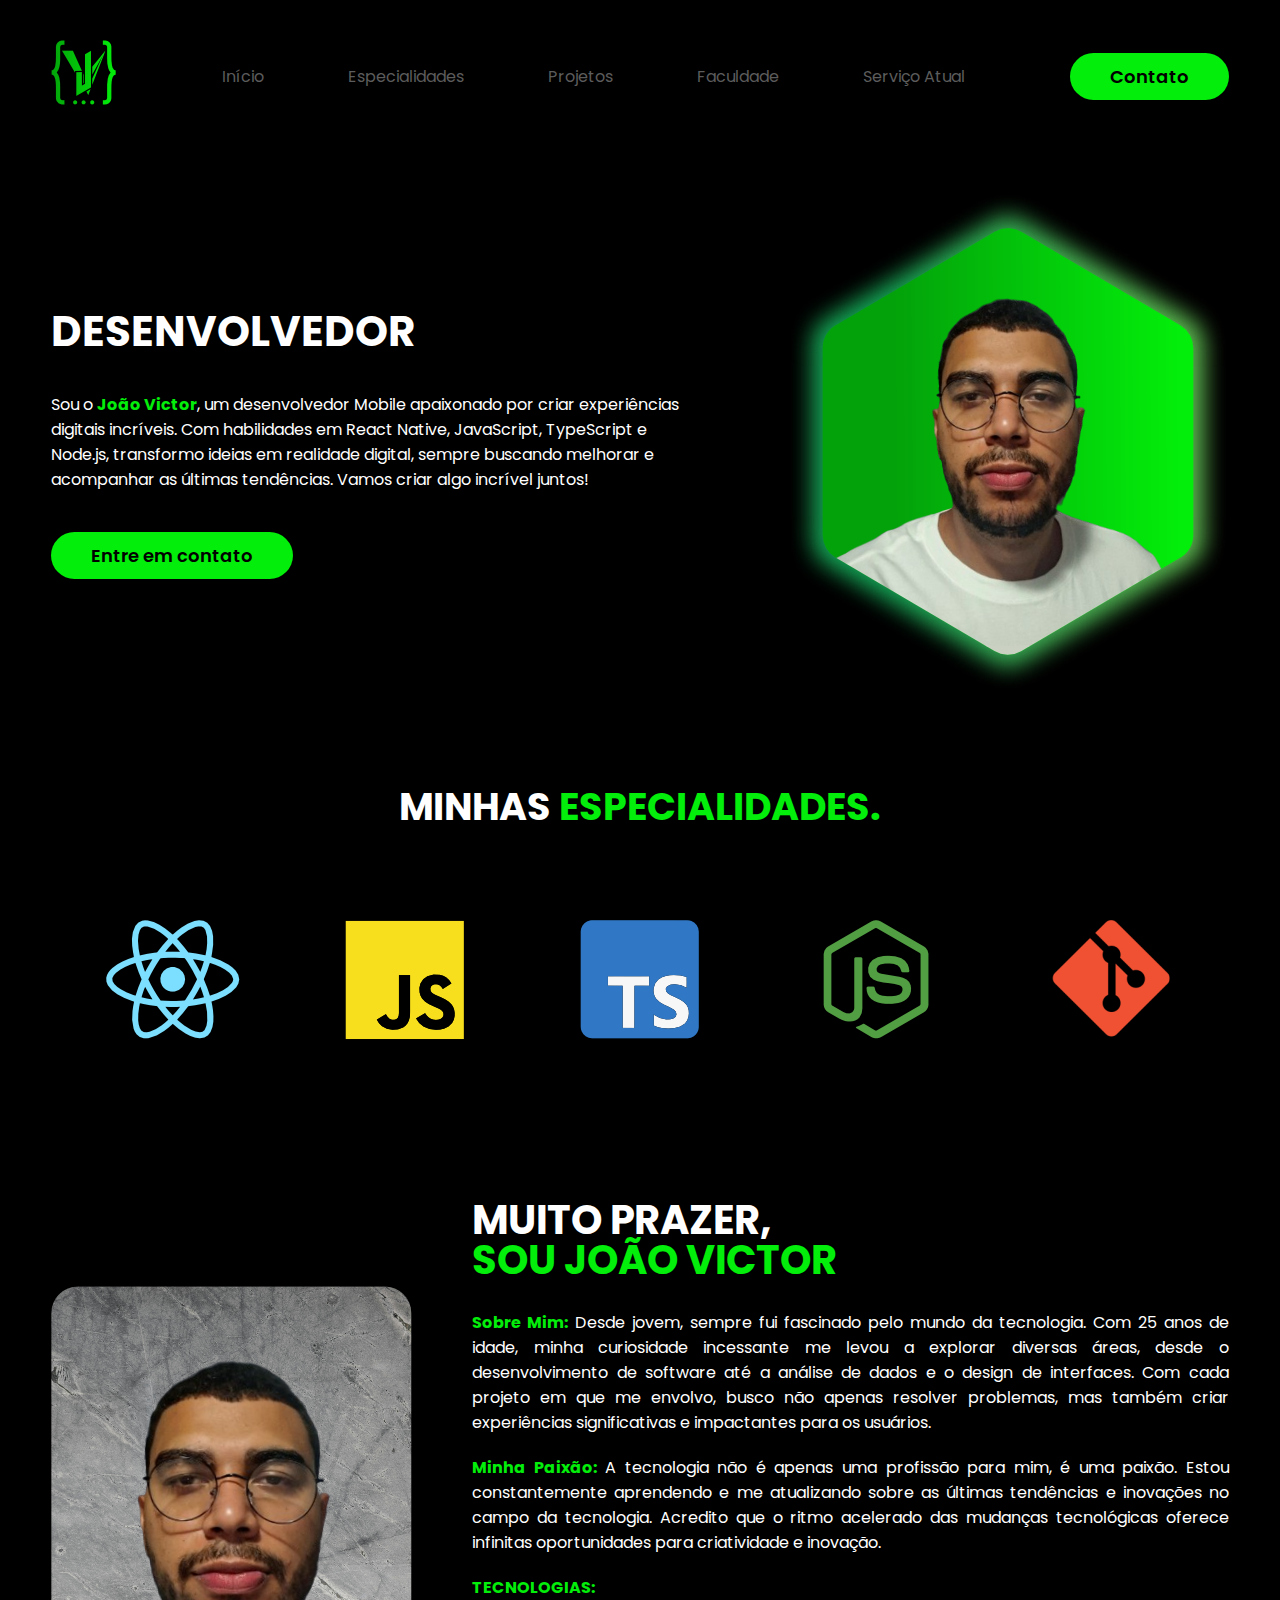
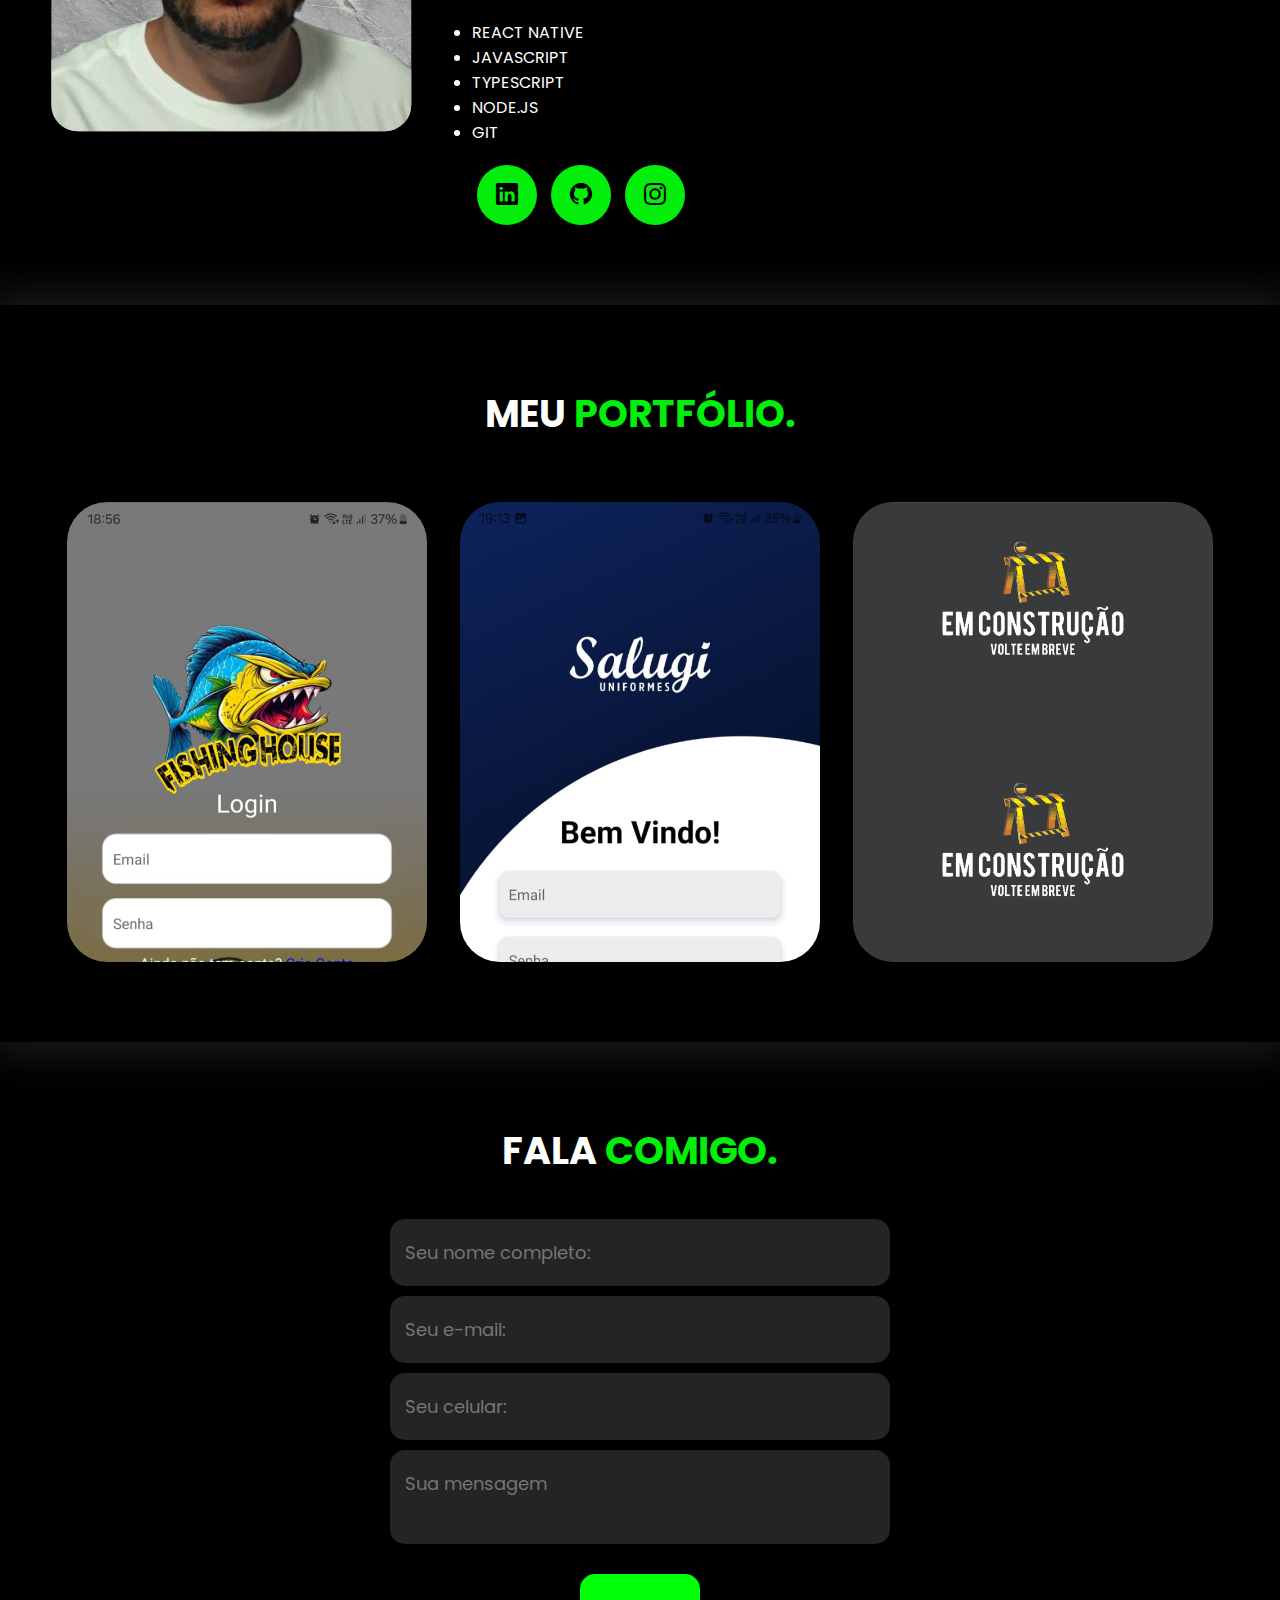
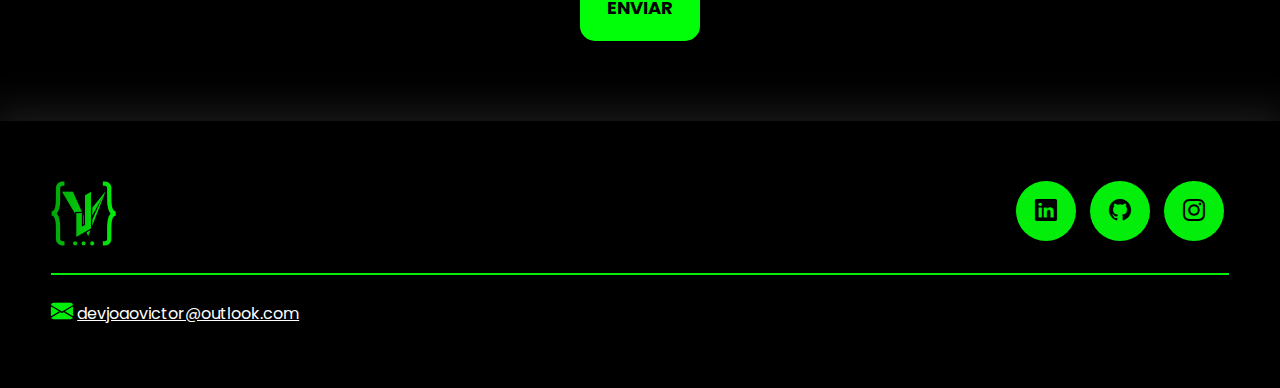
<file: index.html>
<!DOCTYPE html>
<html lang="pt-br">
<head>
    <meta charset="UTF-8">
    <meta name="viewport" content="width=device-width, initial-scale=1.0">
    <!-- GOOGLE FONTS -->
    <link rel="preconnect" href="https://fonts.googleapis.com">
    <link rel="preconnect" href="https://fonts.gstatic.com" crossorigin>
    <link href="https://fonts.googleapis.com/css2?family=Poppins:ital,wght@0,100;0,200;0,300;0,400;0,500;0,600;0,700;0,800;0,900;1,100;1,200;1,300;1,400;1,500;1,600;1,700;1,800;1,900&display=swap" rel="stylesheet">
    <!-- FIM GOOGLE FONTES -->
    <!-- BOOTSTRAP ICONS -->
    <link rel="stylesheet" href="https://cdn.jsdelivr.net/npm/bootstrap-icons@1.10.5/font/bootstrap-icons.css">
    <!-- FIM BOOTSTRAP ICONS -->
    <link rel="stylesheet" href="style.css">
    <link rel="shortcut icon" href="images/favicon.png" type="image/x-icon">

    <script src="menu.js" defer></script>

    <title>Portfólio João Victor</title>
</head>
<body>
    
    <header>
        <div class="interface">
            <div class="logo">
                <a href="#">
                    <img src="images/logo.png" alt="Logo JV">
                </a>
            </div><!--logo-->

            <nav class="menu-desktop">
                <ul>
                    <li><a href="#inicio">Início</a></li>
                        <li><a href="#especialidades">Especialidades</a></li>
                        <li><a href="#projetos">Projetos</a></li>
                        <li><a href="Faculdade.html">Faculdade</a></li>
                        <li><a href="Serviço.html">Serviço Atual</a></li>
                </ul>
            </nav>

            <div class="btn-contato">
                <a href="#">
                    <button>Contato</button>
                </a>
            </div><!--btn-contato-->

            <div class="btn-abrir-menu" id="btn-menu">
                <i class="bi bi-list"></i>
            </div>

            <div class="menu-mobile" id="menu-mobile">
                <div class="btn-fechar">
                    <i class="bi bi-x-lg"></i>
                </div>

                <nav>
                    <ul>
                        <li><a href="#inicio">Início</a></li>
                        <li><a href="#especialidades">Especialidades</a></li>
                        <li><a href="#projetos">Projetos</a></li>
                        <li><a href="Faculdade.html">Faculdade</a></li>
                        <li><a href="Serviço.html">Serviço Atual</a></li>
                    </ul>
                </nav>

                <nav>
                    <ul>
                        <li><a href="#inicio">Início</a></li>
                        <li><a href="#especialidades">Especialidades</a></li>
                        <li><a href="#projetos">Projetos</a></li>
                        <li><a href="Faculdade.html">Faculdade</a></li>
                        <li><a href="Serviço.html">Serviço Atual</a></li>
                    </ul>
                </nav>

            </div><!--menu-mobile-->
            <div class="overlay-menu" id="overlay-menu"></div>
        </div><!--interface-->
    </header>

    <main>
        <section id="inicio" class="topo-do-site">
            <div class="interface">
                <div class="flex">
                    <div class="txt-topo-site">
                        <h1>DESENVOLVEDOR</h1>
                        <p> Sou o <strong>João Victor</strong>, um desenvolvedor Mobile apaixonado por criar experiências digitais incríveis. Com habilidades em React Native, JavaScript, TypeScript e Node.js, transformo ideias em realidade digital, sempre buscando melhorar e acompanhar as últimas tendências. Vamos criar algo incrível juntos!</p>

                        <div class="btn-contato">
                            <a href="#">
                                <button>Entre em contato</button>
                            </a>
                        </div>
                    </div><!--txt-topo-site-->

                    <div class="img-topo-site">
                        <img src="images/pessoa.png" alt="">
                    </div><!--img-topo-site-->
                </div><!--flex-->
            </div><!--interface-->
        </section><!--topo-do-site-->

        <section id="especialidades" class="especialidades">
            <div class="interface">
                <h2 class="titulo">MINHAS <span>ESPECIALIDADES.</span></h2>
                <div class="flex">
                    <div class="especialidades-box">
                        <img src="images/logoReactNative.png" alt="Logo React Native">
                    </div><!--especialidades-box-->

                    <div class="especialidades-box">
                        <img src="images/logoJavaScript.png" alt="Logo Js">
                    </div><!--especialidades-box-->

                    <div class="especialidades-box">
                        <img src="images/logoTs.png" alt="Logo Ts">
                    </div><!--especialidades-box-->

                    <div class="especialidades-box">
                        <img src="images/logoNode.png" alt="Logo Node.js">
                    </div><!--especialidades-box-->

                    <div class="especialidades-box">
                        <img src="images/logoGit.png" alt="Logo Git">
                    </div><!--especialidades-box-->

                </div><!--flex-->
            </div><!--interface-->
        </section><!--especialidades-->

        <section id="sobre" class="sobre">
            <div class="interface">
                <div class="flex">
                    <div class="img-sobre">
                        <img src="images/foto.png" alt="">
                    </div><!--img-sobre-->

                    <div class="txt-sobre">
                        <h2>MUITO PRAZER, <span>SOU JOÃO VICTOR</span></h2>
                        <p><strong>Sobre Mim:</strong>
                            Desde jovem, sempre fui fascinado pelo mundo da tecnologia. Com 25 anos de idade, minha curiosidade incessante me levou a explorar diversas áreas, desde o desenvolvimento de software até a análise de dados e o design de interfaces. Com cada projeto em que me envolvo, busco não apenas resolver problemas, mas também criar experiências significativas e impactantes para os usuários.</p>
                            
                            <p><strong>Minha Paixão:</strong>
                            A tecnologia não é apenas uma profissão para mim, é uma paixão. Estou constantemente aprendendo e me atualizando sobre as últimas tendências e inovações no campo da tecnologia. Acredito que o ritmo acelerado das mudanças tecnológicas oferece infinitas oportunidades para criatividade e inovação.

                            <p><strong>TECNOLOGIAS:</strong></p>
                                
                            <ul class="minha-lista">
                                <li>REACT NATIVE</li>
                                <li>JAVASCRIPT</li>
                                <li>TYPESCRIPT</li>
                                <li>NODE.JS</li>
                                <li>GIT</li>
                            </ul>
                        </p>
                        <div class="btn-social">
                            <a href="https://www.linkedin.com/in/jo%C3%A3o-victor-6417642ab/" target="_blank"><button><i class="bi bi-linkedin"></i></button></a>
                            <a href="https://github.com/jvictordev7" target="_blank"><button><i class="bi bi-github"></i></button></a>
                            <a href="https://www.instagram.com/o_joao_victorr?igsh=YTQwZjQ0NmI0OA==" target="_blank"><button><i class="bi bi-instagram"></i></button></a>
                        </div><!--btn-social-->
                    </div><!--txt-sobre-->
                </div><!--flex-->
            </div><!--interface-->
        </section><!--sobre-->

        <section id="projetos" class="portfolio">
            <div class="interface">
                <h2 class="titulo">MEU <span>PORTFÓLIO.</span></h2>
                <div class="flex">
                    <div class="img-port" style="background-image: url(images/proj1.png);">
                        <div class="overlay">Projeto 1</div>
                    </div>
                    <div class="img-port" style="background-image: url(images/proj2.png);">
                        <div class="overlay">Projeto 2</div>
                    </div>
                    <div class="img-port" style="background-image: url(images/imagem.jpg);">
                        <div class="overlay">Projeto 3</div>
                    </div>
                </div><!--flex-->
            </div><!--interface-->
        </section><!--portfolio-->

        <section class="formulario">
            <div class="interface">
                <h2 class="titulo">FALA <span>COMIGO.</span></h2>

                <form action="">
                    <input type="text" name="" id="" placeholder="Seu nome completo:" required>
                    <input type="text" name="" id="" placeholder="Seu e-mail:" required>
                    <input type="text" name="" id="" placeholder="Seu celular:">
                    <textarea name="" id="" placeholder="Sua mensagem" required></textarea>
                    <div class="btn-enviar"><input type="submit" value="ENVIAR"></div>
                </form>
            </div><!--interface-->
        </section><!--formulario-->

    </main>

    <footer>
        <div class="interface">
            <div class="line-footer">
                <div class="flex">
                    <div class="logo-footer">
                        <img src="images/logo.png" alt="Logo JV">
                    </div><!--logo-footer-->
                    <div class="btn-social">
                        <a href="https://www.linkedin.com/in/jo%C3%A3o-victor-6417642ab/" target="_blank"><button><i class="bi bi-linkedin"></i></button></a>
                        <a href="https://github.com/jvictordev7" target="_blank"><button><i class="bi bi-github"></i></button></a>
                        <a href="https://www.instagram.com/o_joao_victorr?igsh=YTQwZjQ0NmI0OA==" target="_blank"><button><i class="bi bi-instagram"></i></button></a>
                    </div><!--btn-social-->
                </div>
            </div><!--line-footer-->

            <div class="line-footer borda">
                <p><i class="bi bi-envelope-fill"></i> <a href="devjoaovictor@outlook.com">devjoaovictor@outlook.com</a></p>
            </div><!--line-footer-->
        </div><!--interface-->
    </footer>

</body>
</html>
</file>
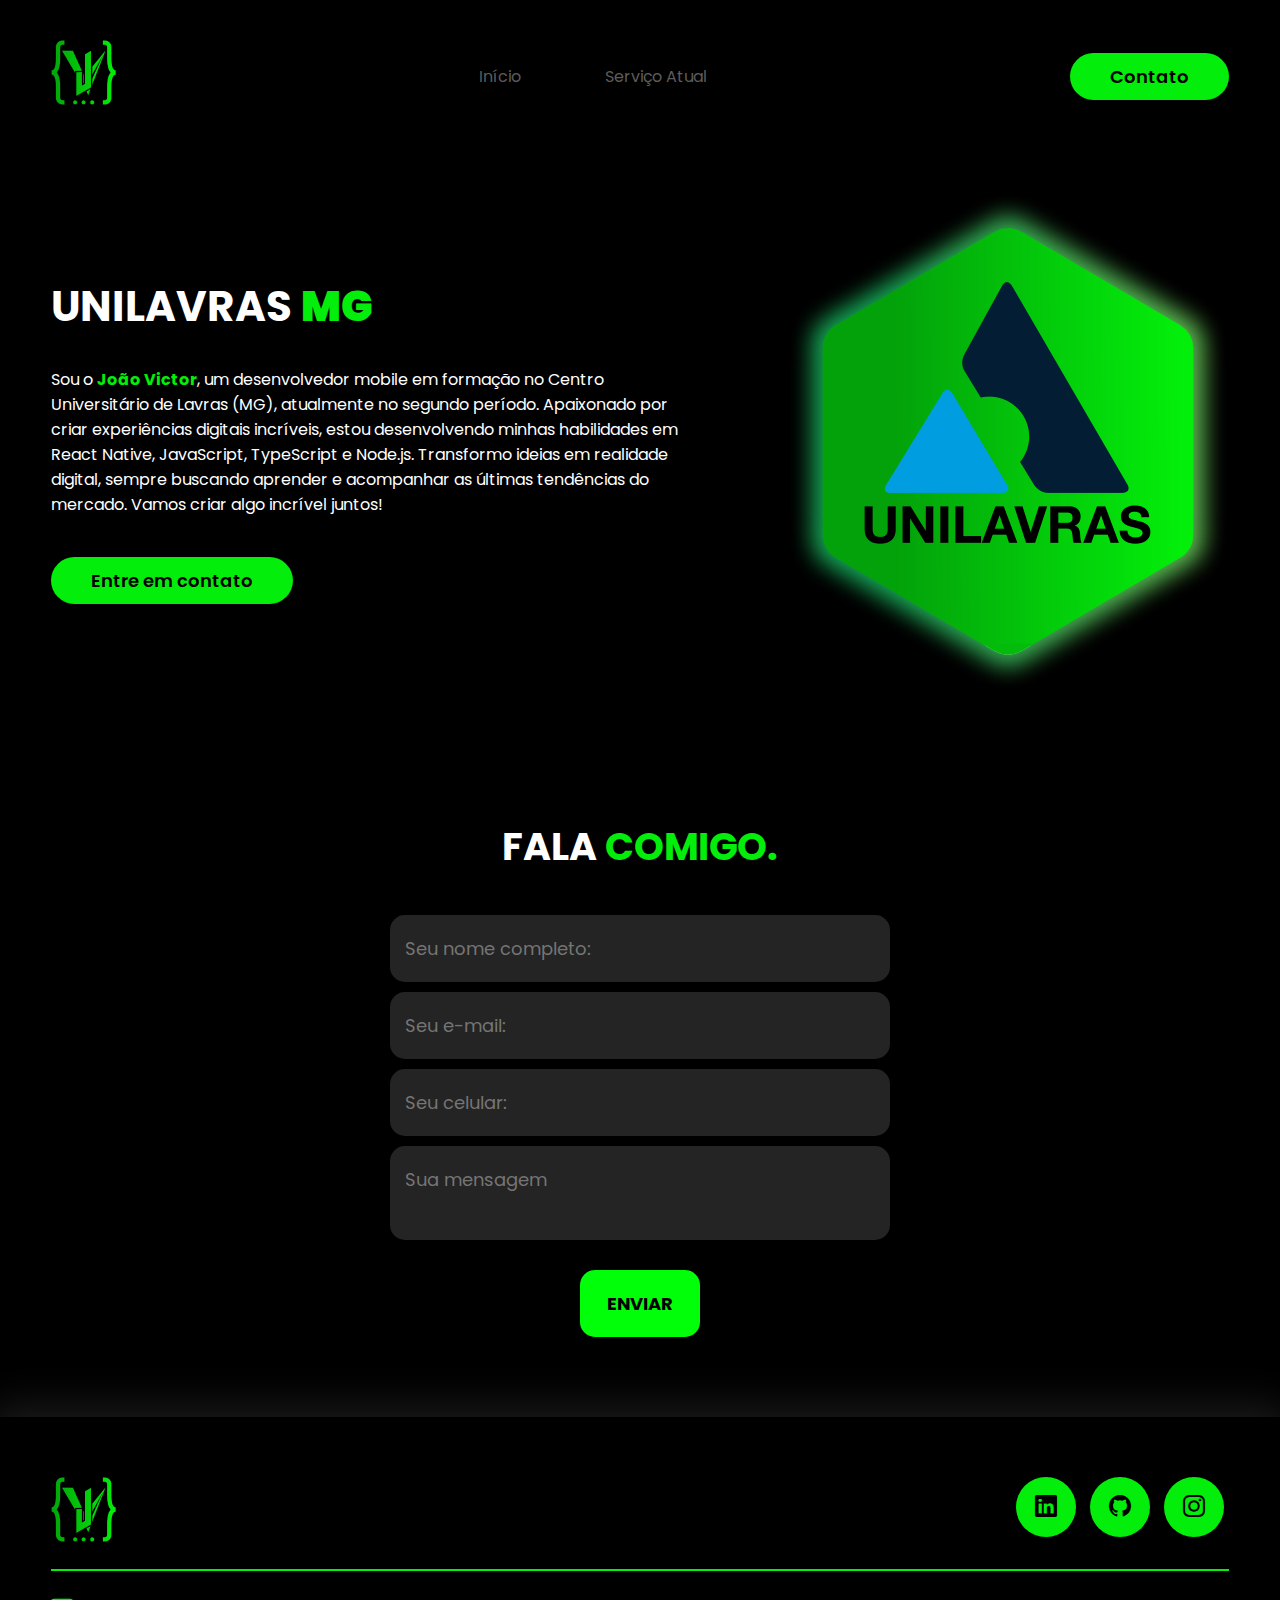
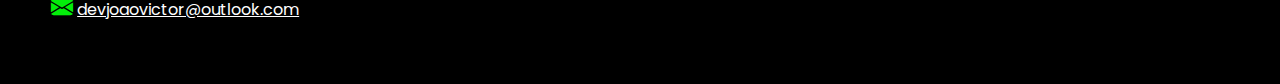
<file: Faculdade.html>
<!DOCTYPE html>
<html lang="pt-br">
<head>
    <meta charset="UTF-8">
    <meta name="viewport" content="width=device-width, initial-scale=1.0">
    <!-- GOOGLE FONTS -->
    <link rel="preconnect" href="https://fonts.googleapis.com">
    <link rel="preconnect" href="https://fonts.gstatic.com" crossorigin>
    <link href="https://fonts.googleapis.com/css2?family=Poppins:ital,wght@0,100;0,200;0,300;0,400;0,500;0,600;0,700;0,800;0,900;1,100;1,200;1,300;1,400;1,500;1,600;1,700;1,800;1,900&display=swap" rel="stylesheet">
    <!-- FIM GOOGLE FONTES -->
    <!-- BOOTSTRAP ICONS -->
    <link rel="stylesheet" href="https://cdn.jsdelivr.net/npm/bootstrap-icons@1.10.5/font/bootstrap-icons.css">
    <!-- FIM BOOTSTRAP ICONS -->
    <link rel="stylesheet" href="style.css">
    <link rel="shortcut icon" href="images/favicon.png" type="image/x-icon">

    <script src="menu.js" defer></script>

    <title>Portfólio João Victor</title>
</head>
<body>
    
    <header>
        <div class="interface">
            <div class="logo">
                <a href="#">
                    <img src="images/logo.png" alt="Logo JV">
                </a>
            </div><!--logo-->

            <nav class="menu-desktop">
                <ul>
                    <li><a href="index.html">Início</a></li>
                    <li><a href="Serviço.html">Serviço Atual</a></li>
                        
                </ul>
            </nav>

            <div class="btn-contato">
                <a href="#">
                    <button>Contato</button>
                </a>
            </div><!--btn-contato-->

            <div class="btn-abrir-menu" id="btn-menu">
                <i class="bi bi-list"></i>
            </div>

            <div class="menu-mobile" id="menu-mobile">
                <div class="btn-fechar">
                    <i class="bi bi-x-lg"></i>
                </div>

                <nav>
                    <ul>
                        <li><a href="index.html">Início</a></li>
                        <li><a href="Serviço.html">Serviço Atual</a></li>
                        
                    </ul>
                </nav>

                <nav>
                    <ul>
                        <li><a href="index.html">Início</a></li>
                        <li><a href="Serviço.html">Serviço Atual</a></li>
                        
                    </ul>
                </nav>

            </div><!--menu-mobile-->
            <div class="overlay-menu" id="overlay-menu"></div>
        </div><!--interface-->
    </header>

    <main>
        <section id="inicio" class="topo-do-site">
            <div class="interface">
                <div class="flex">
                    <div class="txt-topo-site">
                        <h1>UNILAVRAS <strong>MG</strong></h1>
                        <p> Sou o <strong>João Victor</strong>, um desenvolvedor mobile em formação no Centro Universitário de Lavras (MG), atualmente no segundo período. Apaixonado por criar experiências digitais incríveis, estou desenvolvendo minhas habilidades em React Native, JavaScript, TypeScript e Node.js. Transformo ideias em realidade digital, sempre buscando aprender e acompanhar as últimas tendências do mercado. Vamos criar algo incrível juntos!</p>

                        <div class="btn-contato">
                            <a href="#">
                                <button>Entre em contato</button>
                            </a>
                        </div>
                    </div><!--txt-topo-site-->

                    <div class="img-topo-site">
                        <img src="images/uni.png" alt="">
                    </div><!--img-topo-site-->
                </div><!--flex-->
            </div><!--interface-->
        </section><!--topo-do-site-->

        

        <section class="formulario">
            <div class="interface">
                <h2 class="titulo">FALA <span>COMIGO.</span></h2>

                <form action="">
                    <input type="text" name="" id="" placeholder="Seu nome completo:" required>
                    <input type="text" name="" id="" placeholder="Seu e-mail:" required>
                    <input type="text" name="" id="" placeholder="Seu celular:">
                    <textarea name="" id="" placeholder="Sua mensagem" required></textarea>
                    <div class="btn-enviar"><input type="submit" value="ENVIAR"></div>
                </form>
            </div><!--interface-->
        </section><!--formulario-->

    </main>

    <footer>
        <div class="interface">
            <div class="line-footer">
                <div class="flex">
                    <div class="logo-footer">
                        <img src="images/logo.png" alt="Logo JV">
                    </div><!--logo-footer-->
                    <div class="btn-social">
                        <a href="https://www.linkedin.com/in/jo%C3%A3o-victor-6417642ab/" target="_blank"><button><i class="bi bi-linkedin"></i></button></a>
                        <a href="https://github.com/jvictordev7" target="_blank"><button><i class="bi bi-github"></i></button></a>
                        <a href="https://www.instagram.com/o_joao_victorr?igsh=YTQwZjQ0NmI0OA==" target="_blank"><button><i class="bi bi-instagram"></i></button></a>
                    </div><!--btn-social-->
                </div>
            </div><!--line-footer-->

            <div class="line-footer borda">
                <p><i class="bi bi-envelope-fill"></i> <a href="devjoaovictor@outlook.com">devjoaovictor@outlook.com</a></p>
            </div><!--line-footer-->
        </div><!--interface-->
    </footer>

</body>
</html>
</file>
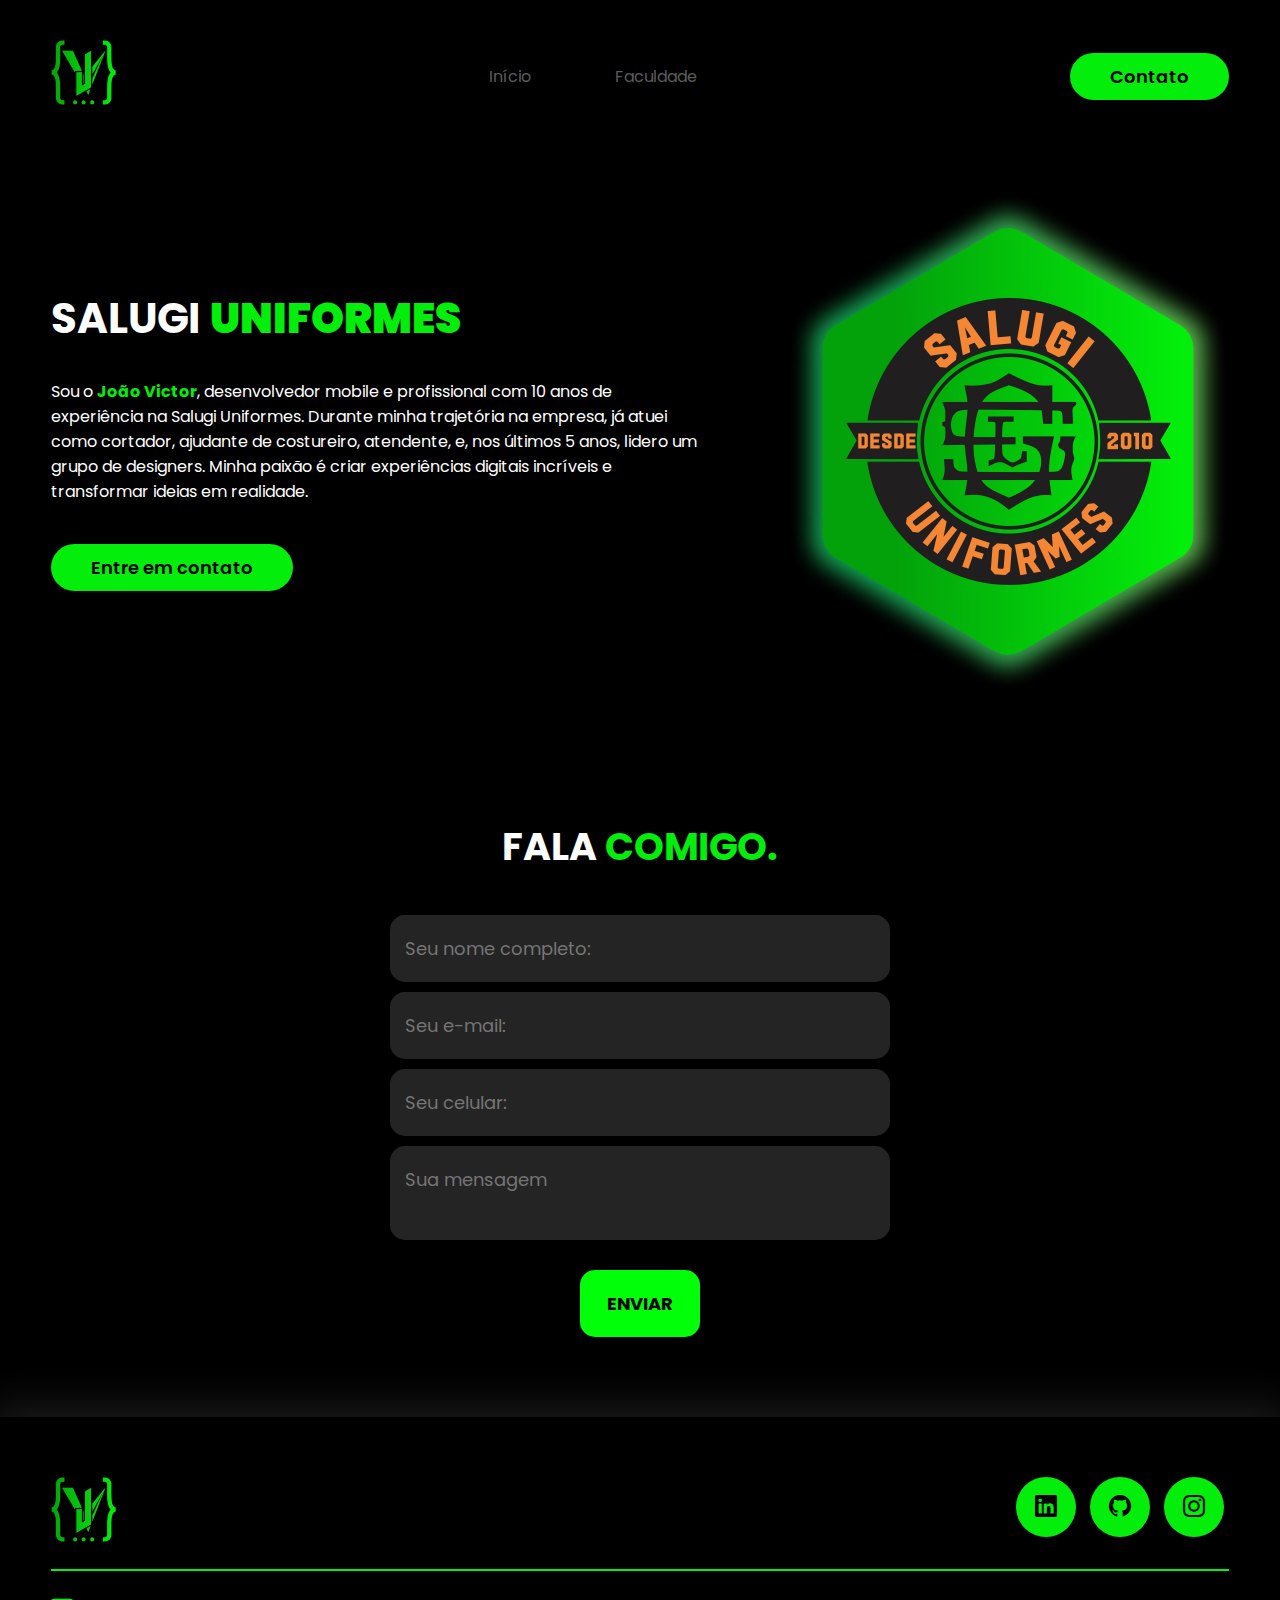
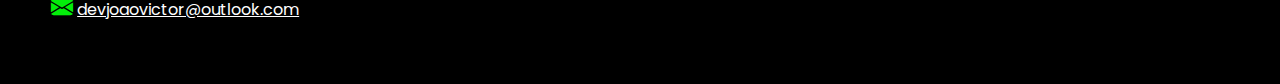
<file: Serviço.html>
<!DOCTYPE html>
<html lang="pt-br">
<head>
    <meta charset="UTF-8">
    <meta name="viewport" content="width=device-width, initial-scale=1.0">
    <!-- GOOGLE FONTS -->
    <link rel="preconnect" href="https://fonts.googleapis.com">
    <link rel="preconnect" href="https://fonts.gstatic.com" crossorigin>
    <link href="https://fonts.googleapis.com/css2?family=Poppins:wght@100;200;300;400;500;600;700;800;900&display=swap" rel="stylesheet">
    <!-- BOOTSTRAP ICONS -->
    <link rel="stylesheet" href="https://cdn.jsdelivr.net/npm/bootstrap-icons@1.10.5/font/bootstrap-icons.css">
    <link rel="stylesheet" href="style.css">
    <link rel="shortcut icon" href="images/favicon.png" type="image/x-icon">
    <script src="menu.js" defer></script>
    <title>Portfólio João Victor</title>
</head>
<body>
    
    <header>
        <div class="interface">
            <div class="logo">
                <a href="#">
                    <img src="images/logo.png" alt="Logo JV">
                </a>
            </div>
            <nav class="menu-desktop">
                <ul>
                    <li><a href="index.html">Início</a></li>
                    <li><a href="Faculdade.html">Faculdade</a></li>
                </ul>
            </nav>
            <div class="btn-contato">
                <a href="#"><button>Contato</button></a>
            </div>
            <div class="btn-abrir-menu" id="btn-menu">
                <i class="bi bi-list"></i>
            </div>
            <div class="menu-mobile" id="menu-mobile">
                <div class="btn-fechar">
                    <i class="bi bi-x-lg"></i>
                </div>
                <nav>
                    <ul>
                        <li><a href="index.html">Início</a></li>
                        <li><a href="Faculdade.html">Faculdade</a></li>
                    </ul>
                </nav>
            </div>
            <div class="overlay-menu" id="overlay-menu"></div>
        </div>
    </header>

    <main>
        <section id="inicio" class="topo-do-site">
            <div class="interface">
                <div class="flex">
                    <div class="txt-topo-site">
                        <h1>SALUGI <strong>UNIFORMES</strong></h1>
                        
                        <p>Sou o <strong>João Victor</strong>, desenvolvedor mobile e profissional com 10 anos de experiência na Salugi Uniformes. Durante minha trajetória na empresa, já atuei como cortador, ajudante de costureiro, atendente, e, nos últimos 5 anos, lidero um grupo de designers. Minha paixão é criar experiências digitais incríveis e transformar ideias em realidade.</p>
                        <div class="btn-contato">
                            <a href="#"><button>Entre em contato</button></a>
                        </div>
                    </div>
                    <div class="img-topo-site">
                        <img src="images/LogoSalugi.png" alt="Logo Salugi">
                    </div>
                </div>
            </div>
        </section>

        <section class="formulario">
            <div class="interface">
                <h2 class="titulo">FALA <span>COMIGO.</span></h2>
                <form action="">
                    <input type="text" name="nome" placeholder="Seu nome completo:" required>
                    <input type="email" name="email" placeholder="Seu e-mail:" required>
                    <input type="tel" name="celular" placeholder="Seu celular:">
                    <textarea name="mensagem" placeholder="Sua mensagem" required></textarea>
                    <div class="btn-enviar"><input type="submit" value="ENVIAR"></div>
                </form>
            </div>
        </section>
    </main>

    <footer>
        <div class="interface">
            <div class="line-footer">
                <div class="flex">
                    <div class="logo-footer">
                        <img src="images/logo.png" alt="Logo JV">
                    </div>
                    <div class="btn-social">
                        <a href="https://www.linkedin.com/in/jo%C3%A3o-victor-6417642ab/" target="_blank"><button><i class="bi bi-linkedin"></i></button></a>
                        <a href="https://github.com/jvictordev7" target="_blank"><button><i class="bi bi-github"></i></button></a>
                        <a href="https://www.instagram.com/o_joao_victorr?igsh=YTQwZjQ0NmI0OA==" target="_blank"><button><i class="bi bi-instagram"></i></button></a>
                    </div>
                </div>
            </div>
            <div class="line-footer borda">
                <p><i class="bi bi-envelope-fill"></i> <a href="mailto:devjoaovictor@outlook.com">devjoaovictor@outlook.com</a></p>
            </div>
        </div>
    </footer>

</body>
</html>
</file>
<file: style.css>
/* ESTILO GERAL */
* {
    margin: 0;
    padding: 0;
    box-sizing: border-box;
    font-family: 'Poppins', sans-serif;
}

/* Exibir o menu móvel apenas em telas menores */
@media screen and (max-width: 1020px) {
    .btn-abrir-menu {
        display: block !important;
    }

    .menu-mobile {
        width: 70%;
        display: none; /* Oculta o menu móvel por padrão */
    }

    .menu-mobile.abrir-menu {
        display: block; /* Exibe o menu móvel quando estiver aberto */
    }

    .menu-mobile .overlay-menu {
        display: block; /* Exibe o overlay do menu móvel */
    }
}

body {
    background-color: #000;
    height: 100vh;
}

.interface {
    max-width: 1280px;
    margin: 0 auto;
}

.flex {
    display: flex;
}

html {
    scroll-behavior: smooth;
}

.btn-contato button {
    padding: 10px 40px;
    font-size: 18px;
    font-weight: 600;
    background-color: #03EE0A;
    border: 0;
    border-radius: 30px;
    cursor: pointer;
    transition: .2s;
}

h2.titulo {
    color: #fff;
    font-size: 38px;
    text-align: center;
}

h2.titulo span {
    color: #03EE0A;
}

button:hover,
form .btn-enviar input:hover {
    box-shadow: 0px 0px 8px #03EE0A;
    transform: scale(1.05);
}

/* ESTILO DO CABEÇALHO */
header {
    padding: 40px 4%;
}

header>.interface {
    display: flex;
    align-items: center;
    justify-content: space-between;
}

header a {
    color: #5c5c5c;
    text-decoration: none;
    display: inline-block;
    transition: .2s;
}

header nav.menu-desktop a:hover {
    color: #fff;
    transform: scale(1.05);
}

header nav ul {
    list-style-type: none;
}

header nav.menu-desktop ul li {
    display: inline-block;
    padding: 0 40px;
}

/* ESTILO DO MENU MOBILE */

.btn-abrir-menu{
    display: none;
}

.btn-abrir-menu i{
    color: #03EE0A;
    font-size: 40px;
}

.menu-mobile{
    background-color: #00000052;
    height: 100vh;
    position: fixed;
    top: 0;
    right: 0;
    z-index: 99999;
    width: 0%;
    overflow: hidden;
    transition: .5s;
}

.menu-mobile.abrir-menu{
    width: 70%;
}

.menu-mobile.abrir-menu ~ .overlay-menu{
    display: block;
}


.menu-mobile .btn-fechar{
    padding: 20px 5%;
}

.menu-mobile .btn-fechar i{
    color: #03EE0A;
    font-size: 30px;
}

.menu-mobile nav ul{
    text-align: right;
}

.menu-mobile nav ul li a{
    color: #fff;
    font-size: 20px;
    font-weight: 300;
    padding: 20px 8%;
    display: block;
}   

.menu-mobile nav ul li a:hover{
    background-color: #03EE0A;
    color: #000;
}

.overlay-menu{
    background-color: #000000df;
    width: 100%;
    height: 100%;
    position: fixed;
    top: 0;
    left: 0;
    z-index: 88888;
    display: none;
}

/* ESTILO DO TOPO DO SITE */
section.topo-do-site {
    padding: 40px 4%;
}

section.topo-do-site .flex {
    align-items: center;
    justify-content: center;
    gap: 90px;
}

.topo-do-site h1 {
    color: #fff;
    font-size: 42px;
    line-height: 40px;
}

.topo-do-site .txt-topo-site h1 span {
    color: #03EE0A;
}

.topo-do-site .txt-topo-site p {
    color: #fff;
    margin: 40px 0;
}

.topo-do-site .img-topo-site img {
    position: relative;
    animation: flutuar 2s ease-in-out infinite alternate;
}

@keyframes flutuar {
    0% {
        top: 0;
    }

    100% {
        top: 30px;
    }
}

/* ESTILO DAS ESPECIALIDADES */
section.especialidades {
    padding: 40px 4%;
}

section.especialidades .flex {
    flex-wrap: wrap;
    gap: 30px; /* Ajuste o espaçamento entre os elementos */
    justify-content: center;
}

strong {
    color: #03EE0A;
}

.especialidades .especialidades-box {
    color: #fff;
    padding: 40px;
    border-radius: 20px;
    margin-top: 45px;
    transition: .3s;
    flex: 1 1 calc(20% - 30px); /* Ajuste o tamanho para caber 5 por linha */
    max-width: calc(20% - 30px);
}

.especialidades .especialidades-box:hover {
    transform: scale(1.05);
    box-shadow: 0 0 20px #03EE0A;
}

.especialidades .especialidades-box img {
    display: block;
    margin: auto;
}

.especialidades .especialidades-box h3 {
    text-align: center;
    font-size: 28px;
    margin: 15px 0;
}

.especialidades .especialidades-box p {
    text-align: center;
}


/* ESTILO DO SOBRE */
section.sobre {
    padding: 80px 4%;
}

section.sobre .flex {
    align-items: center;
    gap: 60px;
}

.sobre .txt-sobre {
    color: #fff;
}

.sobre .txt-sobre h2 {
    font-size: 40px;
    line-height: 40px;
    margin-bottom: 30px;
}

.sobre .txt-sobre h2 span {
    color: #03EE0A;
    display: block;
}

.sobre .txt-sobre p {
    margin: 20px 0;
    text-align: justify;
}

.btn-social button {
    width: 60px;
    height: 60px;
    border-radius: 50%;
    border: none;
    background-color: #03EE0A;
    font-size: 22px;
    cursor: pointer;
    margin: 0 5px;
    transition: .2s;
}

/* ESTILO DO PORTFÓLIO */
section.portfolio {
    padding: 80px 4%;
    box-shadow: 0 0 40px 10px #ffffff1d;
}

section.portfolio .flex {
    justify-content: space-around;
    margin-top: 60px;
}

.img-port {
    width: 360px;
    height: 460px;
    background-size: cover;
    background-position: 100% 0%;
    transition: 8s;
    cursor: pointer;
    border-radius: 40px;
    position: relative;
}

.img-port:hover {
    background-position: 100% 100%;
}

.overlay {
    position: absolute;
    top: 0;
    left: 0;
    width: 100%;
    height: 100%;
    background-color: #000000b8;
    border-radius: 40px;
    display: flex;
    align-items: center;
    justify-content: center;
    font-size: 24px;
    font-weight: 600;
    color: #fff;
    opacity: 0;
    transition: .5s;
}

.overlay:hover {
    opacity: 1;
}

/* ESTILO DO FORMULÁRIO DE CONTATO */
section.formulario {
    padding: 80px 4%;
}

form {
    max-width: 500px;
    margin: 0 auto;
    display: flex;
    justify-content: center;
    flex-direction: column;
    gap: 10px;
    margin-top: 40px;
}

form input,
form textarea {
    width: 100%;
    background-color: #242424;
    border: 0;
    outline: 0;
    padding: 20px 15px;
    border-radius: 15px;
    color: #fff;
    font-size: 18px;
}

form textarea {
    resize: none;
    max-height: 200px;
}

form .btn-enviar {
    margin-top: 20px;
    text-align: center;
}

form .btn-enviar input {
    width: 120px;
    background-color: #00FF08;
    color: #000;
    font-weight: 700;
    cursor: pointer;
    transition: .2s;
}

/* ESTILO DO RODAPÉ */
footer {
    padding: 40px 4%;
    box-shadow: 0 0 40px 10px #ffffff1d;
}

footer .flex {
    justify-content: space-between;
}

footer .line-footer {
    padding: 20px 0;
}

.borda {
    border-top: 2px solid #03EE0A;
}

footer .line-footer p i {
    color: #03EE0A;
    font-size: 22px;
}

footer .line-footer p a {
    color: #fff;
}

@media screen and (max-width: 1020px) {

    /* CLASSES GERAIS */
    .flex {
        flex-direction: column;
    }

    .topo-do-site .flex{
        flex-direction: column-reverse;
    }

    h2.titulo {
        font-size: 34px;
        line-height: 30px;
    }

    /* CABEÇALHO */
    .menu-desktop,
    .btn-contato {
        display: none;
    }

    /* TOPO DO SITE */

    section.topo-do-site .flex {
        gap: 40px;
    }

    section.topo-do-site {
        padding: 20px 8%;
    }

    .topo-do-site h1 {
        font-size: 30px;
    }

    .topo-do-site .img-topo-site img {
        width: 100%;
    }

    /* ESPECIALIDADES */
    section.especialidades {
        padding: 40px 8%;
    }

    section.especialidades .flex {
        flex-direction: column;
    }

    .especialidades-box {
        flex: 1 1 auto;
        max-width: 100%;
    }

    /* SOBRE */
    section.sobre {
        padding: 80px 8%;
    }

    .sobre .txt-sobre h2 {
        font-size: 34px;
        line-height: 35px;
        text-align: center;
    }
    
    .btn-social{
        text-align: center;
    }

    .img-sobre img{
        width: 100%;
    }

    /* PORTFÓLIO */
    section.portfolio {
        padding: 80px 8%;
    }

    .img-port {
        width: 100%;
        max-width: 360px;
        margin: 0 auto;
    }
    
    section.portfolio .flex {
        gap: 60px;
    }

    /* RODAPÉ */
    footer .flex {
        flex-direction: column;
        gap: 30px;
    }

    footer .line-footer {
        text-align: center;
    }
    
    .minha-lista li {
        color: blue;
        font-size: 18px;
      }
      
}
</file>
